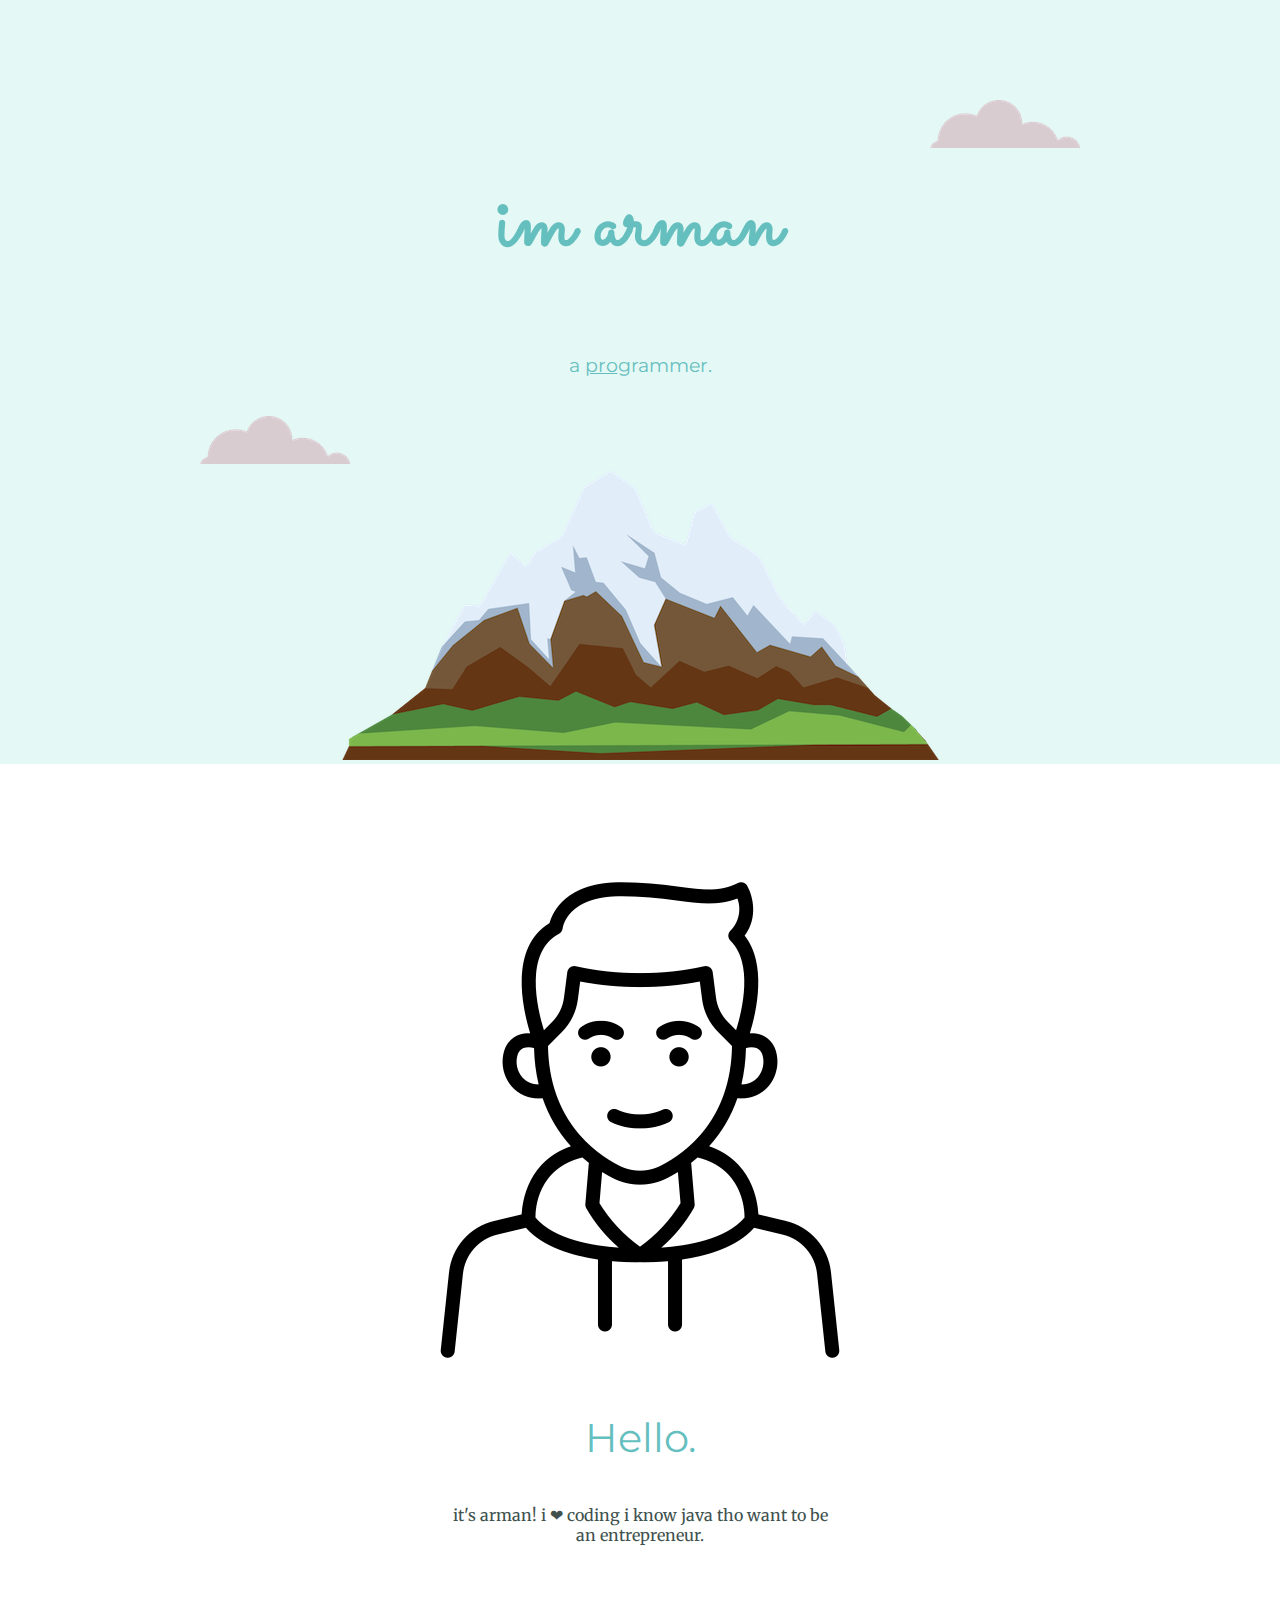
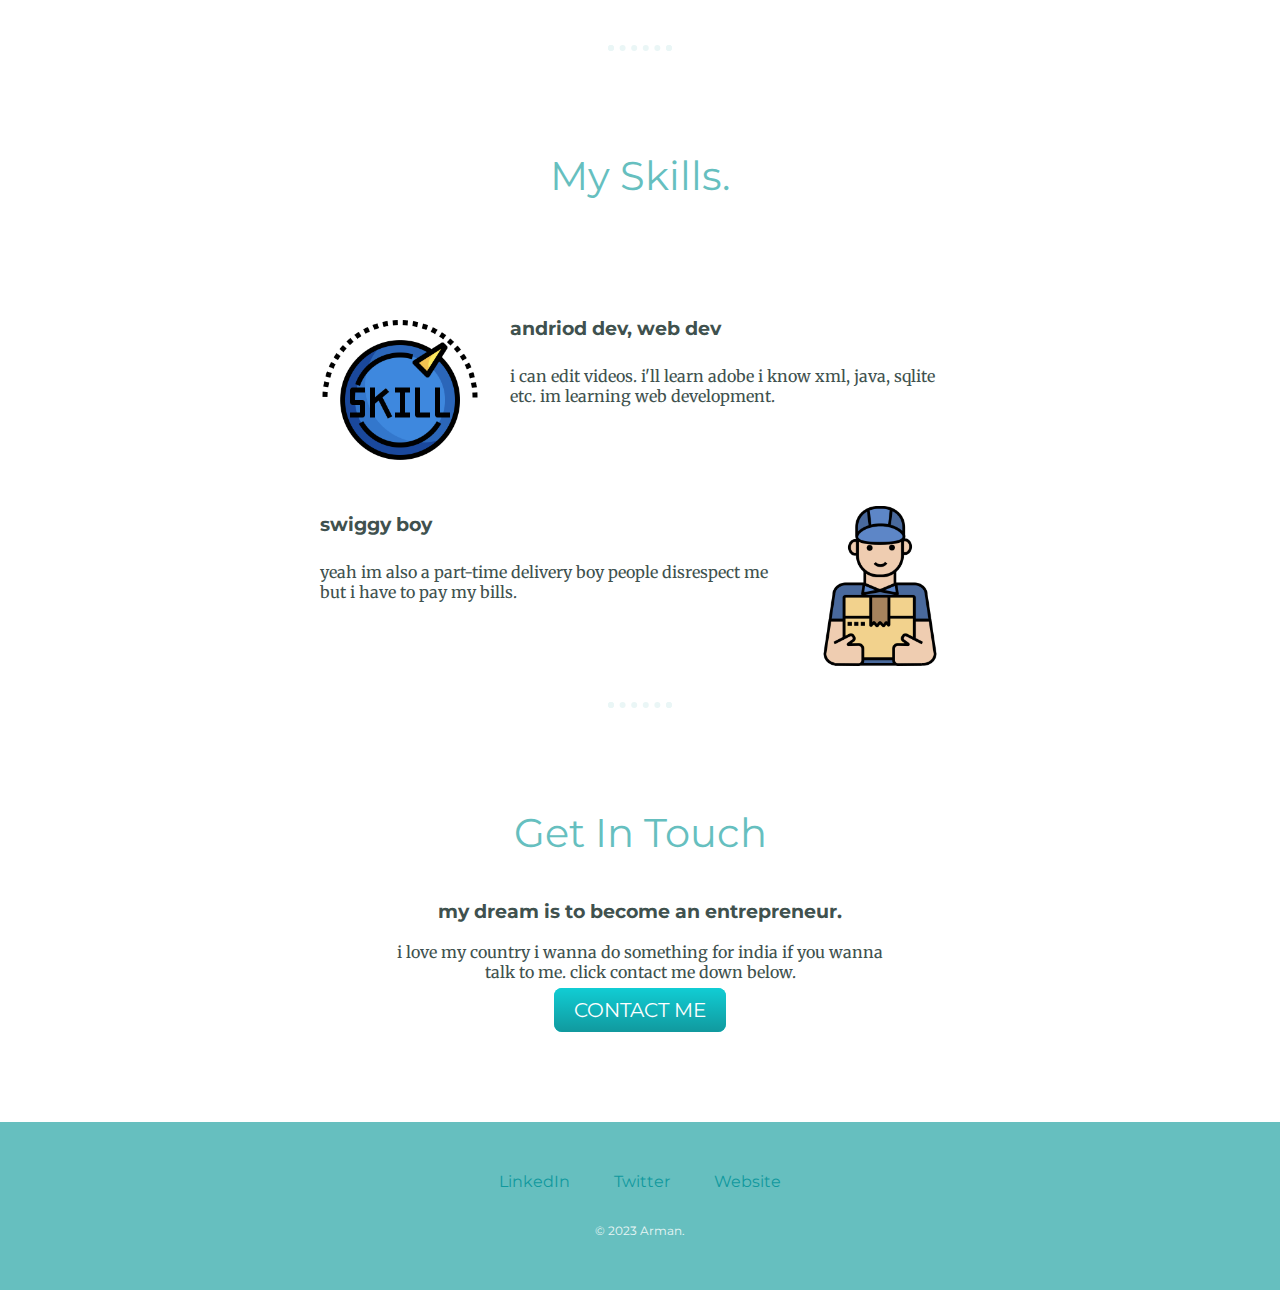
<file: index.html>
<!DOCTYPE html>
<html>
  <head>
    <meta charset="UTF-8">
    <title>Arman</title>
    <link rel="stylesheet" href="css/styles.css">
    <link rel="shortcut icon" href="favicon.ico" type="image/x-icon">
    <link rel="preconnect" href="https://fonts.googleapis.com"><link rel="preconnect" href="https://fonts.gstatic.com" crossorigin><link href="https://fonts.googleapis.com/css2?family=Merriweather&family=Montserrat&family=Rubik+Bubbles&family=Sacramento&display=swap" rel="stylesheet">
  </head>
  <body>
    <div class="top-container" >
      <img class="top-cloud" src="images/cloud.png" alt="cloud">
      <h1>im arman</h1>
      <h2 class="aa">a <span class="pro">pro</span>grammer.</h2>
      <img class="bottom-cloud" src="images/cloud.png" alt="cloud">
      <img src="images/mountain.png" alt="mountain">
    </div>
    <div class="middle-container">
      <div class="profile">
        <img src="images/boy.png" alt="me">
        <h2 >Hello.</h2>
        <p class="intro">it's arman! i ❤ coding i know java tho want to be an entrepreneur. </p>
      </div>
      <hr>
      <div class="skills">
        <h2>My Skills.</h2>
        <div class="skill-row">
          <img class="yt" src="images/soft-skills.png" alt="skills">
          <h3>andriod dev, web dev</h3>
          <p class="ytdes">i can edit videos. i'll learn adobe i know xml, java, sqlite etc. im learning web development.</p>
        </div>
        <div class="skill-row">
          <img class="swiggy" src="images/delivery-boy.png" alt="delivery">
          <h3>swiggy boy</h3>
          <p class="swiggydes">yeah im also a part-time delivery boy people disrespect me but i have to pay my bills.</p>
        </div>
      </div>
      <hr>
      <div class="contact-me">
        <h2>Get In Touch</h2>
        <h3 contact-massage>my dream is to become an entrepreneur.</h3>
        <p >i love my country i wanna do something for india if you wanna talk to me. click contact me down below. 
        </p>
        <a class="btn" href="mailto:amd510025@gmail.com">CONTACT ME</a>
      </div>
    </div>
    
    
    <div class="bottom-container">
      <a class="footer-link" href="https://www.linkedin.com/">LinkedIn</a>
      <a class="footer-link" href="https://twitter.com/">Twitter</a>
      <a class="footer-link" href="https://www.youtube.com/">Website</a>
      <p class="rights">© 2023 Arman.</p>
    </div>
    
  </body>
</html>
</file>
<file: css/styles.css>
body{

    color: #40514E;
    margin: 0;
    text-align: center;
    font-family: 'Merriweather', serif;
}


h1{
    color: #66BFBF;
    font-size: 5.625rem;
    margin-top: 50px auto 0 auto;
    font-family: 'Sacramento', cursive;

}

.aa{
    margin-top: 0;
    font-size: 1.2rem;
    font-weight: normal;
}

h2{
    color: #66BFBF;
    font-size: 2.5rem;
    font-family: 'Montserrat', sans-serif;
    font-weight: normal;
    padding-bottom: 10px;
}

h3{
    color: 11999E;
    font-family: 'Montserrat', sans-serif;
}

.top-container{
    background-color: #E4F9F5;
    position: relative;
    padding-top: 100px;
}

.middle-container{
    margin: 100px 0;

}

.bottom-container {
    padding: 50px 0 20px;
    color: #11999E;
    background-color:#66BFBF;
    font-family: 'Montserrat', sans-serif;
}

.intro{
    width: 30%;
    margin: auto;
}

.p{
    color: #40514E;
    line-height: 2;
}

a{
    color: #11999E;
    font-family: 'Montserrat', sans-serif;
    margin: 10px 20px;
    text-decoration: none;
}

a:hover{
    color: #EAF6F6;
}

.ytdes{
    line-height: normal;
}

.swiggydes{
    line-height: normal;
}

.pro{
    text-decoration: underline;
}

.top-cloud{
    position: absolute;
    top: 100px;
    right: 200px;
}

.bottom-cloud{
    position: absolute;
    left: 200px;
    bottom: 300px;
}

.skill-row{
    width: 50%;
    margin: 100px auto 100px auto;
    text-align: left;
    line-height: 2;
}
.yt{
    width: 25%;
    float: left;
    margin-right: 30px;
}
.swiggy{
    width: 25%;
    float: right;
    margin-left: 30px;
}

hr{
    border: dotted #EAF6F6 6px;
    border-bottom: none;
    width: 4%;
    margin: 100px auto;
  }

  .contact-me{
    width: 40%;
    margin: 40px auto 60px;
  }

  .rights{
    color: #EAF6F6;
    font-size: 0.75rem;
    padding: 20px 0;
  }

  .btn {
    background: #11cdd4;
    background-image: -webkit-linear-gradient(top, #11cdd4, #11999e);
    background-image: -moz-linear-gradient(top, #11cdd4, #11999e);
    background-image: -ms-linear-gradient(top, #11cdd4, #11999e);
    background-image: -o-linear-gradient(top, #11cdd4, #11999e);
    background-image: linear-gradient(to bottom, #11cdd4, #11999e);
    -webkit-border-radius: 8;
    -moz-border-radius: 8;
    font-family: 'Montserrat', sans-serif;
    border-radius: 8px;
    color: #ffffff;
    font-size: 20px;
    padding: 10px 20px 10px 20px;
    text-decoration: none;
  }
  
  .btn:hover {
    background: #30e3cb;
    background-image: -webkit-linear-gradient(top, #30e3cb, #2bc4ad);
    background-image: -moz-linear-gradient(top, #30e3cb, #2bc4ad);
    background-image: -ms-linear-gradient(top, #30e3cb, #2bc4ad);
    background-image: -o-linear-gradient(top, #30e3cb, #2bc4ad);
    background-image: linear-gradient(to bottom, #30e3cb, #2bc4ad);
    text-decoration: none;
  }
</file>
